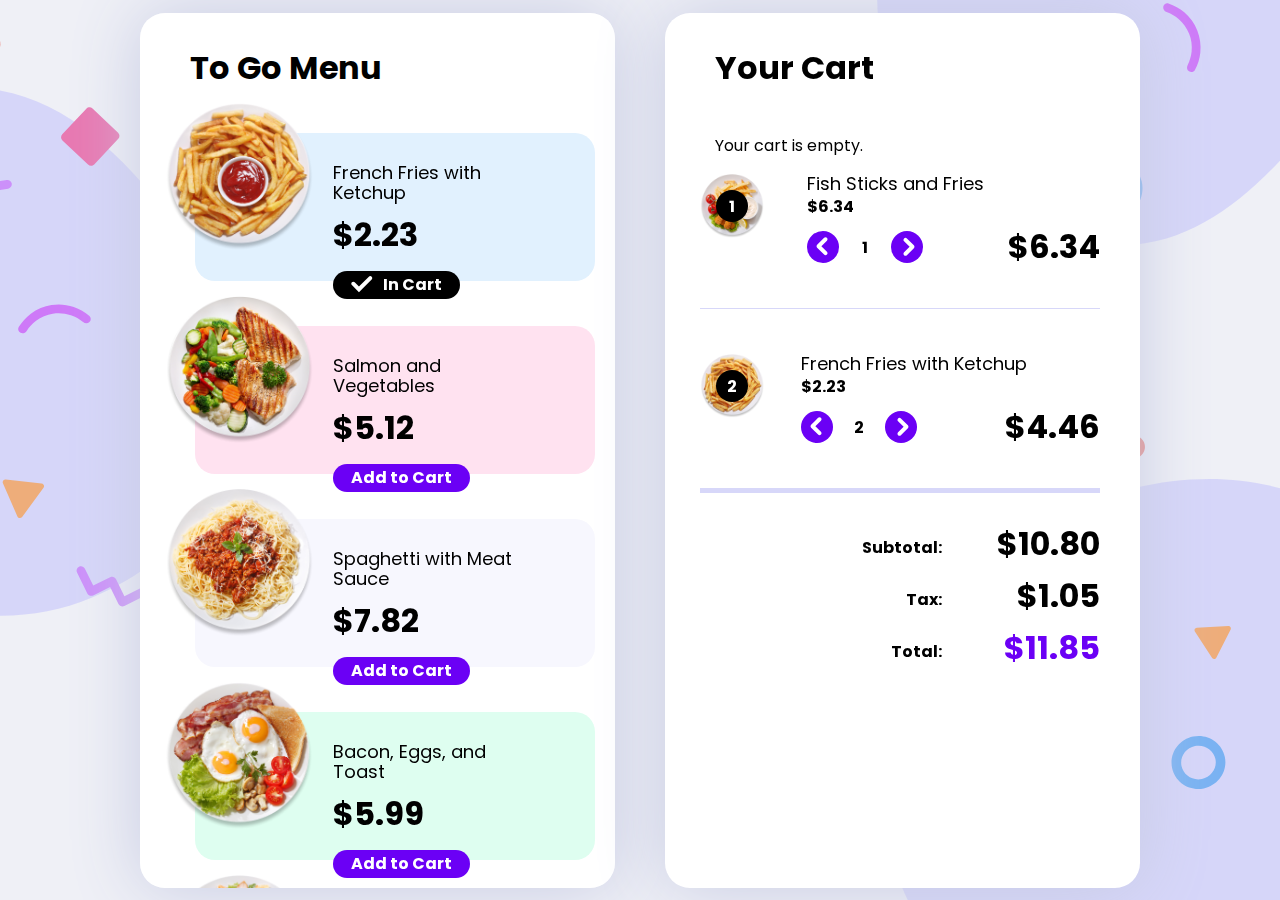
<file: 02 - eCommerce Component/index.html>
<!DOCTYPE html>
<html lang="en">

<head>
  <meta charset="UTF-8">
  <meta http-equiv="X-UA-Compatible" content="IE=edge">
  <meta name="viewport" content="width=device-width, initial-scale=1.0">
  <title>02 - E-Commerce Component || Advent of JavaScript</title>
  <link rel="stylesheet" href="./styles.css" />
</head>

<body>

  <div class="wrapper menu">
    <div class="panel">
      <h1>To Go Menu</h1>
      <ul class="menu">
        <li>
          <div class="plate">
            <img src="images/plate__french-fries.png" alt="French Fries" class="plate" />
          </div>
          <div class="content">
            <p class="menu-item">French Fries with Ketchup</p>
            <p class="price">$2.23</p>
            <button class="in-cart">
              <img src="images/check.svg" alt="Check" />In Cart
            </button>
          </div>
        </li>
        <li>
          <div class="plate">
            <img src="images/plate__salmon-vegetables.png" alt="Salmon and Vegetables" class="plate" />
          </div>
          <div class="content">
            <p class="menu-item">Salmon and Vegetables</p>
            <p class="price">$5.12</p>
            <button class="add">Add to Cart</button>
          </div>
        </li>
        <li>
          <div class="plate">
            <img src="images/plate__spaghetti-meat-sauce.png" alt="Spaghetti Meat Sauce" class="plate" />
          </div>
          <div class="content">
            <p class="menu-item">Spaghetti with Meat Sauce</p>
            <p class="price">$7.82</p>
            <button class="add">Add to Cart</button>
          </div>
        </li>
        <li>
          <div class="plate">
            <img src="images/plate__bacon-eggs.png" alt="Bacon, Eggs, and Toast" class="plate" />
          </div>
          <div class="content">
            <p class="menu-item">Bacon, Eggs, and Toast</p>
            <p class="price">$5.99</p>
            <button class="add">Add to Cart</button>
          </div>
        </li>
        <li>
          <div class="plate">
            <img src="images/plate__chicken-salad.png" alt="Chicken Salad with Parmesean" class="plate" />
          </div>
          <div class="content">
            <p class="menu-item">Chicken Salad with Parmesan</p>
            <p class="price">$6.98</p>
            <button class="add">Add to Cart</button>
          </div>
        </li>
        <li>
          <div class="plate">
            <img src="images/plate__fish-sticks-fries.png" alt="Fish Sticks and Fries" class="plate" />
          </div>
          <div class="content">
            <p class="menu-item">Fish Sticks and Fries</p>
            <p class="price">$6.34</p>
            <button class="add">Add to Cart</button>
          </div>
        </li>
      </ul>
    </div>

    <div class="panel cart">
      <h1>Your Cart</h1>
      <p class="empty">Your cart is empty.</p>

      <ul class="cart-summary">
        <!-- item 1 -->
        <li>
          <div class="plate">
            <img src="images/plate__fish-sticks-fries.png" alt="Fish Sticks and Fries" class="plate" />
            <div class="quantity">1</div>
          </div>
          <div class="content">
            <p class="menu-item">Fish Sticks and Fries</p>
            <p class="price">$6.34</p>
          </div>
          <div class="quantity__wrapper">
            <button class="decrease" title="decrease">
              <img src="images/chevron.svg" alt="" />
            </button>
            <div class="quantity">1</div>
            <button class="increase" title="increase">
              <img src="images/chevron.svg" alt="" />
            </button>
          </div>
          <div class="subtotal">$6.34</div>
        </li>

        <!-- item 2 -->
        <li>
          <div class="plate">
            <img src="images/plate__french-fries.png" alt="French Fries" class="plate" />
            <div class="quantity">2</div>
          </div>
          <div class="content">
            <p class="menu-item">French Fries with Ketchup</p>
            <p class="price">$2.23</p>
          </div>
          <div class="quantity__wrapper">
            <button class="decrease" title="decrease">
              <img src="images/chevron.svg" alt="decrease" />
            </button>
            <div class="quantity">2</div>
            <button class="increase" title="increase">
              <img src="images/chevron.svg" alt="increase" />
            </button>
          </div>
          <div class="subtotal">$4.46</div>
        </li>
      </ul>

      <div class="totals">
        <div class="line-item">
          <div class="label">Subtotal:</div>
          <div class="amount price subtotal">$10.80</div>
        </div>
        <div class="line-item">
          <div class="label">Tax:</div>
          <div class="amount price tax">$1.05</div>
        </div>
        <div class="line-item total">
          <div class="label">Total:</div>
          <div class="amount price total">$11.85</div>
        </div>
      </div>
    </div>
  </div>
  <script src="app.js"></script>
</body>

</html>
</file>
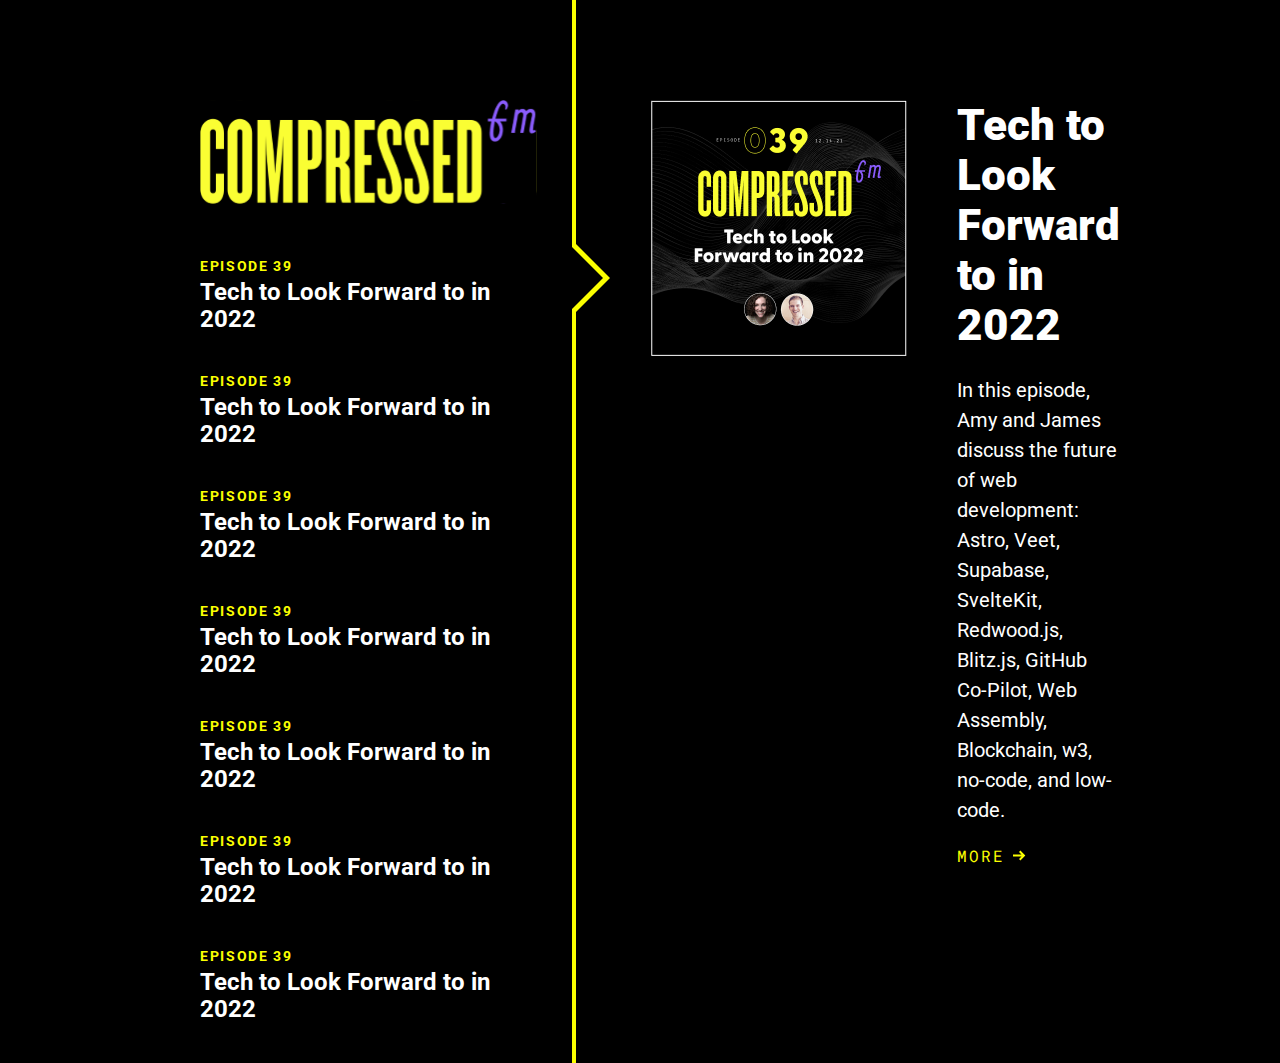
<file: 20 - Tabs/index.html>
<!DOCTYPE html>
<html lang="en">

<head>
  <meta charset="UTF-8">
  <meta http-equiv="X-UA-Compatible" content="IE=edge">
  <meta name="viewport" content="width=device-width, initial-scale=1.0">
  <title>20 - Tabs || Advent of JavaScript</title>
  <link rel="stylesheet" href="./styles.css" />
</head>

<body>

  <div class="wrapper">
    <aside>
      <a href="http://compressed.fm" target="_blank"><img src="./images/logo.svg" alt="Compressed.fm" /></a>
      <ul id="tabs">
        <li class="selected">
          <a href="#">
            <div class="episode">Episode 39</div>
            <div class="title">Tech to Look Forward to in 2022</div>
          </a>
        </li>

        <li>
          <a href="#">
            <div class="episode">Episode 39</div>
            <div class="title">Tech to Look Forward to in 2022</div>
          </a>
        </li>

        <li>
          <a href="#">
            <div class="episode">Episode 39</div>
            <div class="title">Tech to Look Forward to in 2022</div>
          </a>
        </li>

        <li>
          <a href="#">
            <div class="episode">Episode 39</div>
            <div class="title">Tech to Look Forward to in 2022</div>
          </a>
        </li>

        <li>
          <a href="#">
            <div class="episode">Episode 39</div>
            <div class="title">Tech to Look Forward to in 2022</div>
          </a>
        </li>

        <li>
          <a href="#">
            <div class="episode">Episode 39</div>
            <div class="title">Tech to Look Forward to in 2022</div>
          </a>
        </li>

        <li>
          <a href="#">
            <div class="episode">Episode 39</div>
            <div class="title">Tech to Look Forward to in 2022</div>
          </a>
        </li>
      </ul>
    </aside>

    <main>
      <div class="cover">
        <img src="./images/cover__episode-39.png" alt="Episode 39" />
      </div>
      <div class="content">
        <h1>Tech to Look Forward to in 2022</h1>
        <p>In this episode, Amy and James discuss the future of web development: Astro, Veet, Supabase, SvelteKit,
          Redwood.js,
          Blitz.js, GitHub Co-Pilot, Web Assembly, Blockchain, w3, no-code, and low-code.</p>
        <a href="#" class="more">More</a>
      </div>
    </main>
  </div>
  <script src="app.js"></script>
</body>

</html>
</file>
<file: 02 - eCommerce Component/styles.css>
@import url('https://fonts.googleapis.com/css2?family=Poppins:wght@400;700&display=swap');

::-webkit-scrollbar {
  width: 16px;
  height: 16px;
}

::-webkit-scrollbar-track {
  background: #cd92fa;
  border-radius: 100vw;
  margin-block: 12.8px;
}

::-webkit-scrollbar-thumb {
  background: #6b00f5;
  border: 4px solid #cd92fa;
  border-radius: 100vw;
}

body {
  background: url('images/bg__left.svg') left 10% no-repeat,
    url('images/bg__top-right.svg') right top no-repeat,
    #EFF0F6 url('images/bg__btm-right.svg') right bottom no-repeat;
  font-family: 'Poppins', sans-serif;
  margin: 0;
  padding: 0;
  min-height: 100%;
  min-width: 100%;
}

.wrapper {
  align-items: center;
  display: flex;
  justify-content: center;
  width: 100vw;
  gap: 50px;
  height: 100vh;
}

.panel {
  background: white;
  border-radius: 25px;
  box-sizing: border-box;
  box-shadow: 0px 0px 70px #C7CBE3;
  height: 875px;
  padding-top: 50px;
  overflow-y: scroll;
  width: 475px;
  padding: 10px;
}

h1 {
  padding-left: 40px;
  font-size: 2rem;
  font-weight: bold;
  padding-bottom: 20px;
}

ul {
  list-style-type: none;
  margin: 0;
  padding: 0;
}

ul.menu li {
  margin-left: 15px;
  margin-right: 40px;
  display: flex;
  padding-right: 30px;
  position: relative;
  gap: 20px;
  margin-bottom: 45px;
}

ul.menu li:nth-child(4n + 1):before {
  --background: #e1f1fe
}

ul.menu li:nth-child(4n + 2):before {
  --background: #ffe2f0
}

ul.menu li:nth-child(4n + 3):before {
  --background: #f7f7fe
}

ul.menu li:nth-child(4n + 4):before {
  --background: #defef0
}

ul.menu li:before {
  background: var(--background);
  border-bottom-left-radius: 20px;
  border-radius: 20px;
  content: '';
  display: block;
  width: 100%;
  height: 100%;
  position: absolute;
  left: 30px;
  top: 0;
  z-index: 1;
}

ul.menu .plate {
  height: 148px;
  width: 148px;
  position: relative;
  z-index: 2;
  top: -15px;
}

ul.menu .content {
  padding-top: 30px;
  position: relative;
  width: 100%;
  z-index: 3;
}

.menu-item {
  font-size: 1.125rem;
  line-height: 20px;
  margin: 0 0 16px 0;
  padding: 0;
}

.price,
.subtotal{
  font-size: 2rem;
  line-height: 1;
  font-weight: bold;
}

ul.menu .price {
  margin: 0 0 20px 0;
  padding: 0;
}

button {
  background: #6B00F5;
  border: none;
  cursor: pointer;
  font-family: 'Poppins', sans-serif;
  border-radius: 20px;
  padding: 4px 18px;
  font-size: 1rem;
  color: white;
  font-weight: bold;
  line-height: 1.2;
  display: flex;
  align-items: center;
  justify-content: center;
  gap: 10px;
}

ul.menu button {
  position: absolute;
}

button.in-cart {
  background: black;
}

.cart p.empty {
  padding-left: 40px;
}

.cart-summary {
  border-bottom: 5px solid #D7D7F9;
  margin: 0 30px 0 25px;
}

.cart-summary li {
  display: grid;
  grid-template-areas: "plate content content"
    "plate quantity price";
}

.cart-summary .menu-item {
  margin-bottom: 5px;
}

.cart-summary p {
  margin-bottom: 0;
}

.cart-summary .price {
  margin: 0 0 16px 0;
  font-size: 1rem;
}

.cart .plate {
  position: relative;
  height: 64px;
  width: 64px;
  display: flex;
  align-items: center;
  justify-content: center;
  grid-area: plate;
}

.cart .plate img {
  height: 64px;
  width: 64px;
  position: absolute;
  left: 0;
  top: 0;
  z-index: 1;
}

.cart-summary .content {
  grid-area: content;
}

.cart .quantity {
  background: black;
  color: white;
  font-size: 1rem;
  grid-area: quantity;
  font-weight: bold;
  border-radius: 50%;
  height: 32px;
  width: 32px;
  display: flex;
  align-items: center;
  justify-content: center;
  z-index: 2;
}

.quantity__wrapper {
  display: flex;
  gap: 10px;
}

.quantity__wrapper .quantity {
  background: none;
  color: black;
}

.decrease,
.increase {
  padding: 0;
  height: 32px;
  width: 32px;
  display: block;
}

.decrease:hover,
.increase:hover {
  background: black;
}

.decrease img {
  top: 1px;
  position: relative;
  left: -1px;
  pointer-events: none;
}

.increase img {
  transform: rotate(180deg);
  position: relative;
  top: 1px;
  left: 2px;
  pointer-events: none;
}

.cart-summary li {
  border-bottom: 1px solid #D7D7F9;
  margin-bottom: 45px;
  padding-bottom: 45px;
}

.cart-summary li:last-child {
  border-bottom: 0;
  padding-bottom: 0;
}

.cart-summary li .subtotal {
  text-align: right;
}

.totals {
  padding: 35px 30px;
}

.line-item {
  display: flex;
  align-items: flex-end;
  text-align: right;
  margin-bottom: 20px;
}

.line-item .label {
  font-size: 1rem;
  font-weight: bold;
  width: 60%;
}

.line-item .amount {
  width: 40%;
}

.line-item.total .price {
  color: #6B00F5;
}
</file>
<file: 20 - Tabs/styles.css>
@import url('https://fonts.googleapis.com/css2?family=Roboto+Mono&family=Roboto:wght@400;700;900&display=swap');

:root {
  --primary: #FBFF00;
  --secondary: #8d58ff;
}

body {
  min-width: 100vw;
  min-height: 100vh;
  padding: 0;
  margin: 0;
  background: black;
  font-family: 'Roboto', sans-serif;
  color: white;
}

.wrapper {
  display: grid;
  grid-template-columns: 1.5fr 2.5fr;
  margin: 0 200px;
  min-height: 100vh;
}

aside {
  border-right: 4px solid var(--primary);
  padding: 100px 35px 0 0;
}

aside ul {
  padding: 0;
  margin: 50px 0 0 0;
  list-style-type: none;
}

aside ul li {
  margin-bottom: 40px;
  position: relative;
}

aside ul li.selected:before,
aside ul li.selected:after {
  width: 0;
  height: 0;
  content: '';
  display: block;
  position: absolute;
  top: -15px;
}

aside ul li.selected:before {
  border: 35px solid var(--primary);
  border-top: 35px solid transparent;
  border-bottom: 35px solid transparent;
  border-right: 35px solid transparent;
  right: -108px;
  z-index: 1;
}

aside ul li.selected:after {
  border: 35px solid black;
  border-top: 35px solid transparent;
  border-bottom: 35px solid transparent;
  border-right: 35px solid transparent;
  right: -101px;
  z-index: 2;
}


aside ul li a {
  text-decoration: none;
}

aside .episode {
  color: var(--primary);
  text-transform: uppercase;
  font-weight: bold;
  font-size: 14px;
  line-height: 16px;
  letter-spacing: 0.12em;
  margin-bottom: 5px;
}

aside .title {
  color: white;
  font-weight: bold;
  font-size: 24px;
  line-height: 27px;
}

aside a:hover .title {
  color: var(--secondary);
}

main {
  padding: 100px 0 0 75px;
  display: flex;
  gap: 50px;
}

h1 {
  color: white;
  font-weight: 900;
  font-size: 44px;
  line-height: 50px;
  margin: 0 0 25px 0;
  padding: 0;
}

p {
  font-size: 20px;
  line-height: 1.5;
}

a.more {
  background: url('./images/arrow.svg') right center no-repeat;
  font-family: 'Roboto Mono', monospace;
  color: var(--primary);
  text-transform: uppercase;
  padding-right: 30px;
  text-decoration: none;
  letter-spacing: 2px;
  transition: all 0.2s ease-in-out;
}

a.more:hover {
  padding-right: 35px;
}
</file>
